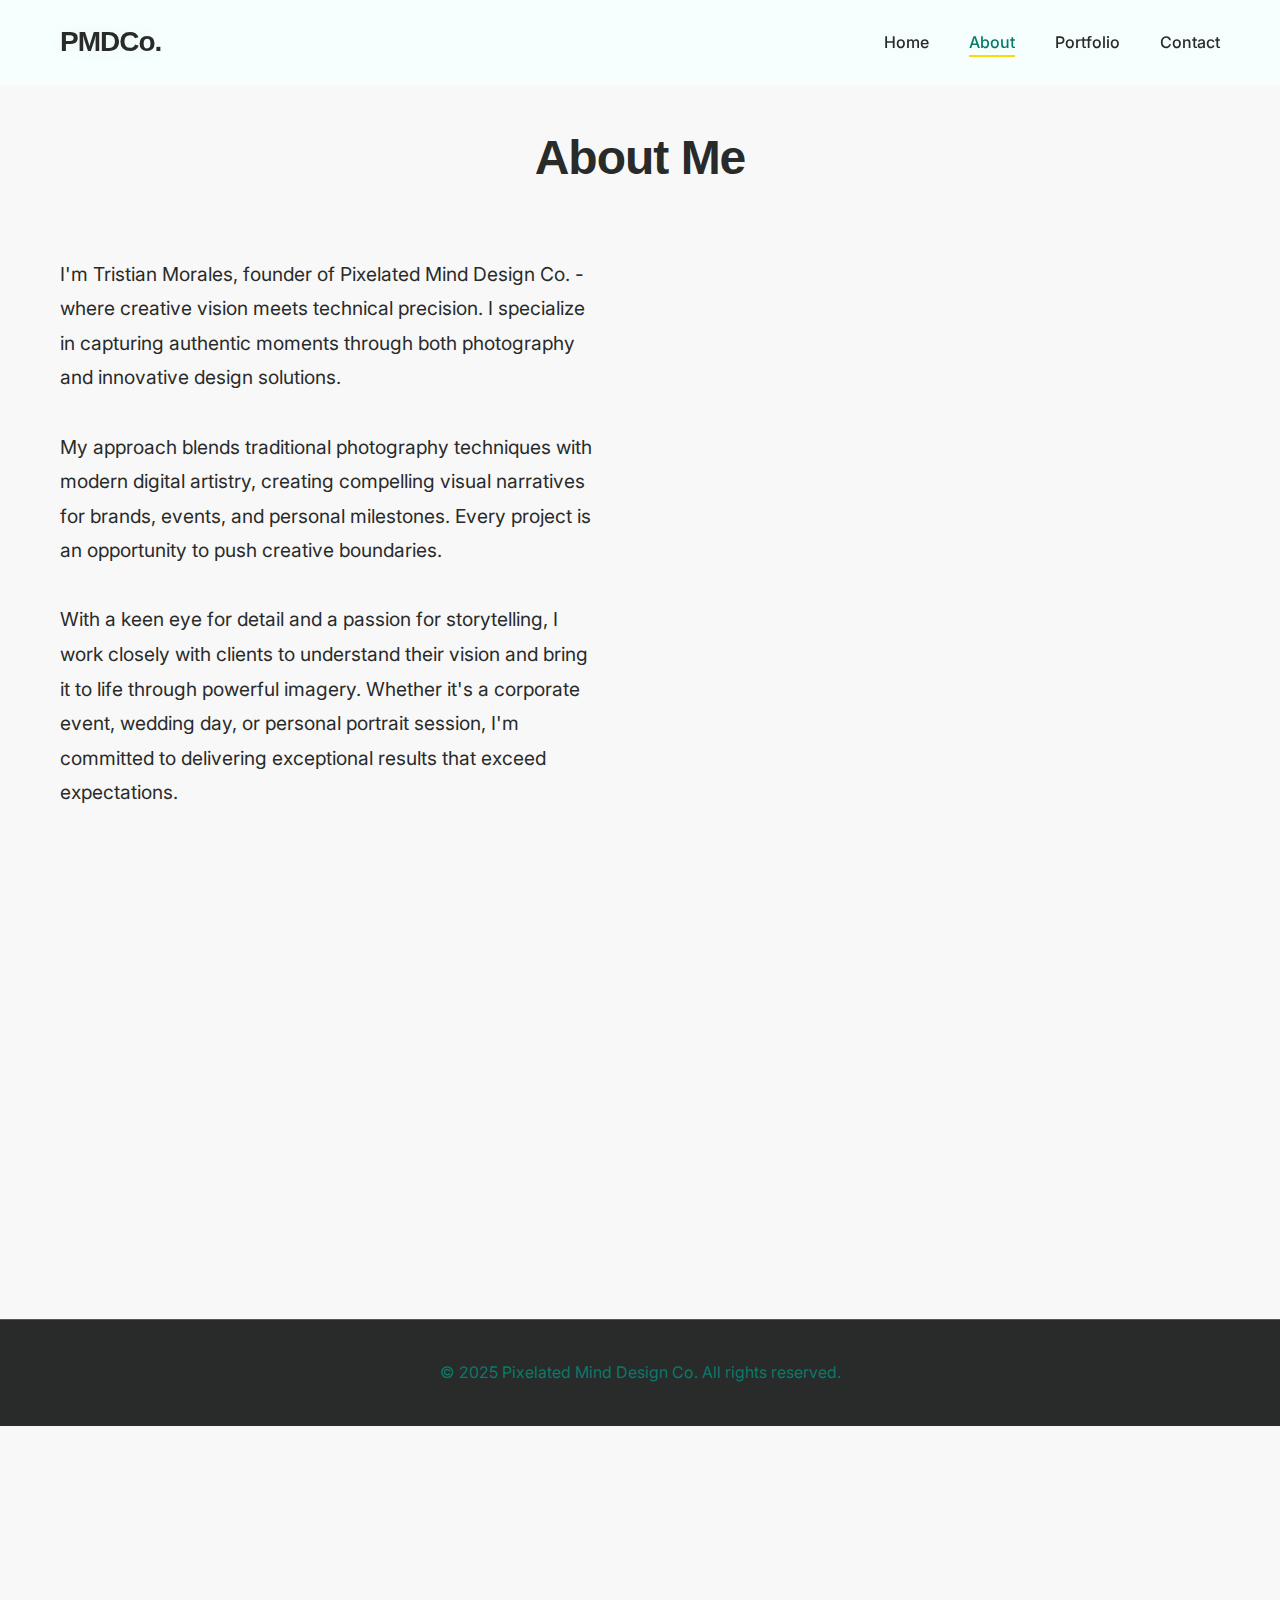
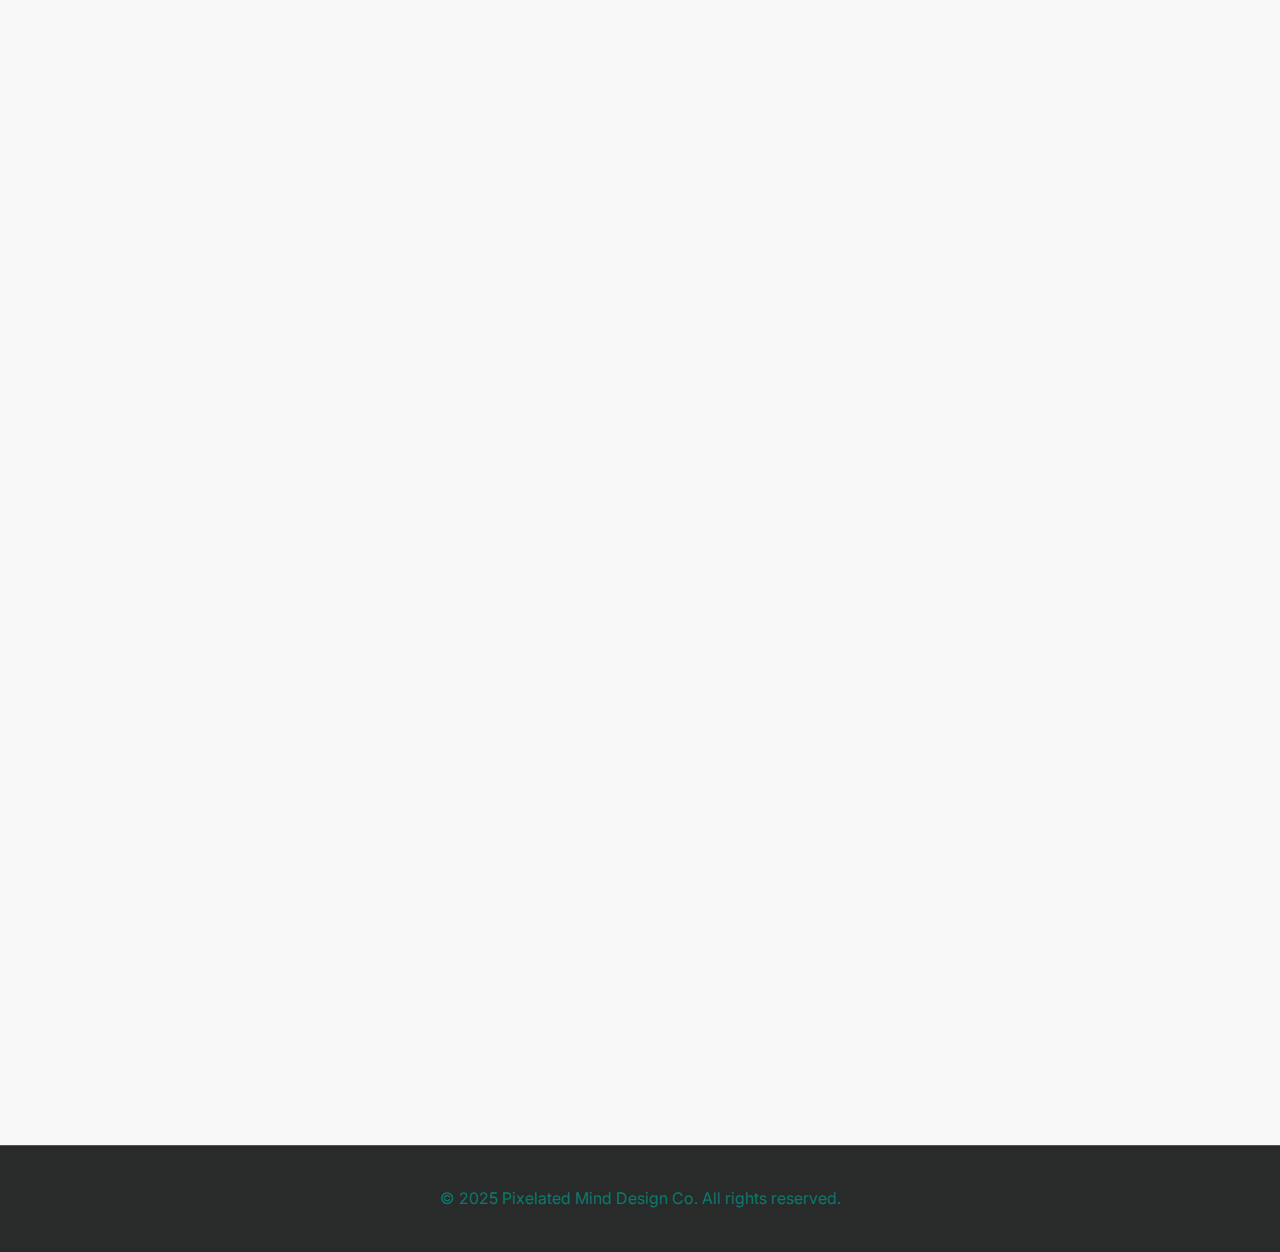
<file: about.html>
<!DOCTYPE html>
<html lang="en">
<head>
  <meta charset="UTF-8" />
  <meta name="viewport" content="width=device-width, initial-scale=1.0" />
  <title>About | Pixelated Mind Design Co.</title>
  <link rel="stylesheet" href="styles.css" />
  <link rel="stylesheet" href="styles.css?v=1.1">
  <script defer src="script.js"></script>
</head>
<body>
  <header id="header" role="banner">
    <div class="container">
      <div class="menu-toggle" id="mobile-menu">
        <span class="bar"></span>
        <span class="bar"></span>
        <span class="bar"></span>
      </div>
      <nav>
        <a href="index.html" class="logo">PMDCo.</a>
        <ul class="nav-links" id="nav-links">
          <li><a href="index.html">Home</a></li>
          <li><a href="about.html" class="active">About</a></li>
          <li><a href="portfolio.html">Portfolio</a></li>
          <li><a href="contact.html">Contact</a></li>
        </ul>
      </nav>
    </div>
  </header>

  <section class="about page-content">
    <div class="container">
      <h2 class="section-title fade-in">About Me</h2>
      <div class="about-content">
        <div class="about-text fade-in">
          <p>I'm Tristian Morales, founder of Pixelated Mind Design Co. - where creative vision meets technical precision. I specialize in capturing authentic moments through both photography and innovative design solutions.</p>
          <br>
          <p>My approach blends traditional photography techniques with modern digital artistry, creating compelling visual narratives for brands, events, and personal milestones. Every project is an opportunity to push creative boundaries.</p>
          <br>
          <p>With a keen eye for detail and a passion for storytelling, I work closely with clients to understand their vision and bring it to life through powerful imagery. Whether it's a corporate event, wedding day, or personal portrait session, I'm committed to delivering exceptional results that exceed expectations.</p>
        </div>
        <div class="about-image fade-in"></div>
      </div>
      
      <div class="skills-section fade-in">
        <h3>Specialties</h3>
        <div class="skills-grid">
          <div class="skill-item">
            <h4>Portrait Photography</h4>
            <p>Capturing authentic moments and genuine expressions</p>
          </div>
          <div class="skill-item">
            <h4>Event Photography</h4>
            <p>Documenting special occasions with artistic flair</p>
          </div>
          <div class="skill-item">
            <h4>Digital Design</h4>
            <p>Creative digital artistry and visual storytelling</p>
          </div>
          <div class="skill-item">
            <h4>Brand Photography</h4>
            <p>Professional imagery for businesses and marketing</p>
          </div>
        </div>
      </div>
    </div>
  </section>

  <footer>
    <div class="container">
      <p>&copy; 2025 Pixelated Mind Design Co. All rights reserved.</p>
    </div>
  </footer>
</body>
</html>
<!DOCTYPE html>
<html lang="en">
<head>
  <meta charset="UTF-8" />
  <meta name="viewport" content="width=device-width, initial-scale=1.0" />
  <title>About | Pixelated Mind Design Co.</title>
  <link rel="stylesheet" href="styles.css" />
  <script defer src="script.js"></script>
</head>
<body>
  <header id="header" role="banner">
    <div class="container">
      <div class="menu-toggle" id="mobile-menu">
        <span class="bar"></span>
        <span class="bar"></span>
        <span class="bar"></span>
      </div>
      <nav>
        <a href="index.html" class="logo">PMDCo.</a>
        <ul class="nav-links" id="nav-links">
          <li><a href="index.html">Home</a></li>
          <li><a href="about.html" class="active">About</a></li>
          <li><a href="portfolio.html">Portfolio</a></li>
          <li><a href="contact.html">Contact</a></li>
        </ul>
      </nav>
    </div>
  </header>

  <section class="about page-content">
    <div class="container">
      <h2 class="section-title fade-in">About Me</h2>
      <div class="about-content">
        <div class="about-text fade-in">
          <p>I'm Tristian Morales, founder of Pixelated Mind Design Co. - where creative vision meets technical precision. I specialize in capturing authentic moments through both photography and innovative design solutions.</p>
          <br>
          <p>My approach blends traditional photography techniques with modern digital artistry, creating compelling visual narratives for brands, events, and personal milestones. Every project is an opportunity to push creative boundaries.</p>
          <br>
          <p>With a keen eye for detail and a passion for storytelling, I work closely with clients to understand their vision and bring it to life through powerful imagery. Whether it's a corporate event, wedding day, or personal portrait session, I'm committed to delivering exceptional results that exceed expectations.</p>
        </div>
        <div class="about-image fade-in"></div>
      </div>
      
      <div class="skills-section fade-in">
        <h3>Specialties</h3>
        <div class="skills-grid">
          <div class="skill-item">
            <h4>Portrait Photography</h4>
            <p>Capturing authentic moments and genuine expressions</p>
          </div>
          <div class="skill-item">
            <h4>Event Photography</h4>
            <p>Documenting special occasions with artistic flair</p>
          </div>
          <div class="skill-item">
            <h4>Digital Design</h4>
            <p>Creative digital artistry and visual storytelling</p>
          </div>
          <div class="skill-item">
            <h4>Brand Photography</h4>
            <p>Professional imagery for businesses and marketing</p>
          </div>
        </div>
      </div>
    </div>
  </section>

  <footer>
    <div class="container">
      <p>&copy; 2025 Pixelated Mind Design Co. All rights reserved.</p>
    </div>
  </footer>
</body>
</html>
</file>
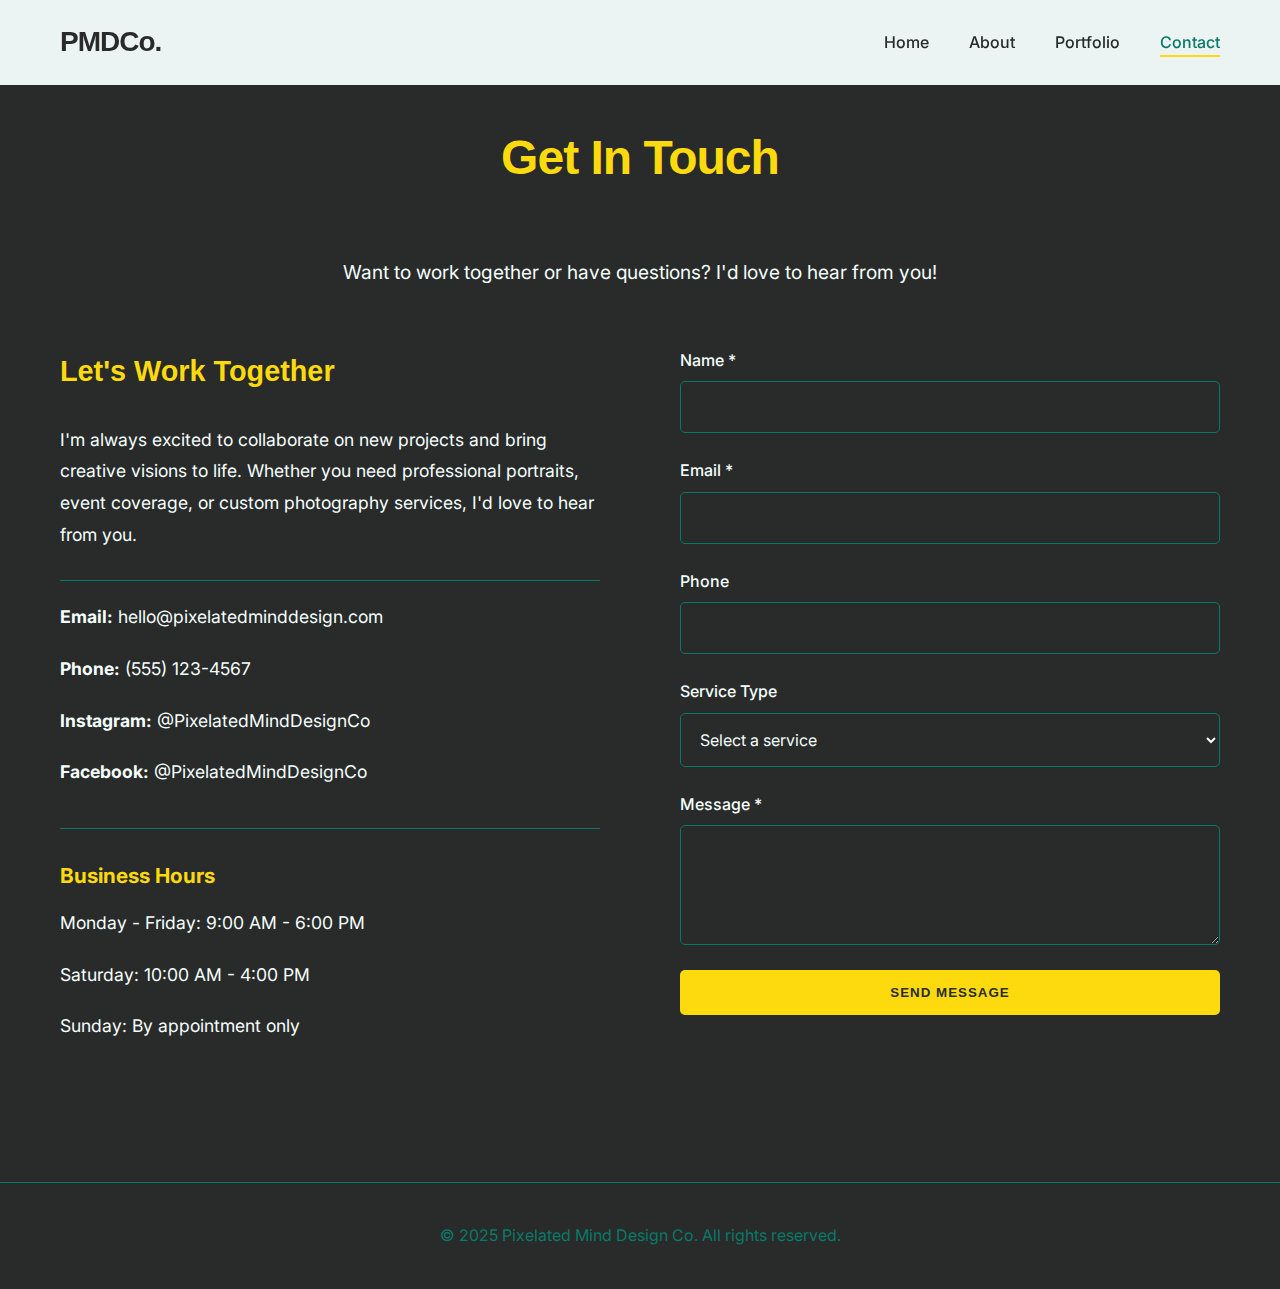
<file: contact.html>
<!DOCTYPE html>
<html lang="en">
<head>
  <meta charset="UTF-8" />
  <meta name="viewport" content="width=device-width, initial-scale=1.0" />
  <title>Contact | Pixelated Mind Design Co.</title>
  <link rel="stylesheet" href="styles.css" />
  <script defer src="script.js"></script>
</head>
<body>
  <header id="header" role="banner">
    <div class="container">
      <div class="menu-toggle" id="mobile-menu">
        <span class="bar"></span>
        <span class="bar"></span>
        <span class="bar"></span>
      </div>
      <nav>
        <a href="index.html" class="logo">PMDCo.</a>
        <ul class="nav-links" id="nav-links">
          <li><a href="index.html">Home</a></li>
          <li><a href="about.html">About</a></li>
          <li><a href="portfolio.html">Portfolio</a></li>
          <li><a href="contact.html" class="active">Contact</a></li>
        </ul>
      </nav>
    </div>
  </header>

  <section class="contact page-content">
    <div class="container">
      <h2 class="section-title fade-in">Get In Touch</h2>
      <p class="contact-intro fade-in">Want to work together or have questions? I'd love to hear from you!</p>

      <div class="contact-content">
        <div class="contact-info fade-in">
          <h3>Let's Work Together</h3>
          <p>I'm always excited to collaborate on new projects and bring creative visions to life. Whether you need professional portraits, event coverage, or custom photography services, I'd love to hear from you.</p>
          <div class="contact-details">
            <p><strong>Email:</strong> hello@pixelatedminddesign.com</p>
            <p><strong>Phone:</strong> (555) 123-4567</p>
            <p><strong>Instagram:</strong> @PixelatedMindDesignCo</p>
            <p><strong>Facebook:</strong> @PixelatedMindDesignCo</p>
          </div>
          
          <div class="business-hours">
            <h4>Business Hours</h4>
            <p>Monday - Friday: 9:00 AM - 6:00 PM</p>
            <p>Saturday: 10:00 AM - 4:00 PM</p>
            <p>Sunday: By appointment only</p>
          </div>
        </div>

        <form class="contact-form fade-in">
          <div class="form-group">
            <label for="name">Name *</label>
            <input type="text" id="name" name="name" required />
          </div>
          <div class="form-group">
            <label for="email">Email *</label>
            <input type="email" id="email" name="email" required />
          </div>
          <div class="form-group">
            <label for="phone">Phone</label>
            <input type="tel" id="phone" name="phone" />
          </div>
          <div class="form-group">
            <label for="service">Service Type</label>
            <select id="service" name="service">
              <option value="">Select a service</option>
              <option value="portrait">Portrait Photography</option>
              <option value="event">Event Photography</option>
              <option value="wedding">Wedding Photography</option>
              <option value="commercial">Commercial Photography</option>
              <option value="digital">Digital Art/Design</option>
              <option value="other">Other</option>
            </select>
          </div>
          <div class="form-group">
            <label for="message">Message *</label>
            <textarea id="message" name="message" rows="5" required></textarea>
          </div>
          <button type="submit" class="submit-btn">Send Message</button>
        </form>
      </div>
    </div>
  </section>

  <footer>
    <div class="container">
      <p>&copy; 2025 Pixelated Mind Design Co. All rights reserved.</p>
    </div>
  </footer>
</body>
</html>
</file>
<file: styles.css>
/* Import Google Fonts */
@import url('https://fonts.googleapis.com/css2?family=Inter:wght@300;400;500;700&display=swap');

/* CSS Reset */
* {
    margin: 0;
    padding: 0;
    box-sizing: border-box;
}

/* Base Styles */
body {
    font-family: 'Inter', 'Arial', sans-serif;
    line-height: 1.6;
    color: #282b2a;
    background-color: #f5fffd;
    overflow-x: hidden;
}

.container {
    max-width: 1200px;
    margin: 0 auto;
    padding: 0 20px;
}

/* Header Styles */
header {
    position: fixed;
    top: 0;
    left: 0;
    right: 0;
    background: rgba(245, 255, 253, 0.95);
    backdrop-filter: blur(10px);
    z-index: 1000;
    padding: 20px 0;
    transition: all 0.3s ease;
}

.header-scrolled {
    background: rgba(245, 255, 253, 0.98);
    box-shadow: 0 2px 20px rgba(40, 43, 42, 0.1);
    padding: 15px 0;
}

nav {
    display: flex;
    justify-content: space-between;
    align-items: center;
}

.logo {
    font-family: 'Impact', sans-serif;
    font-size: 28px;
    font-weight: bold;
    color: #282b2a;
    text-decoration: none;
    letter-spacing: -1px;
}

.nav-links {
    display: flex;
    list-style: none;
    gap: 40px;
}

.nav-links a {
    text-decoration: none;
    color: #282b2a;
    font-weight: 500;
    transition: color 0.3s ease;
    position: relative;
}

.nav-links a:hover,
.nav-links a.active {
    color: #097969;
}

.nav-links a::after {
    content: '';
    position: absolute;
    bottom: -5px;
    left: 0;
    width: 0;
    height: 2px;
    background: #fdda0d;
    transition: width 0.3s ease;
}

.nav-links a:hover::after,
.nav-links a.active::after {
    width: 100%;
}

/* Mobile Menu */
.menu-toggle {
    display: none;
    flex-direction: column;
    cursor: pointer;
    gap: 5px;
}

.menu-toggle .bar {
    width: 25px;
    height: 3px;
    background: #282b2a;
    transition: 0.3s;
}

/* Page Content Spacing */
.page-content {
    padding-top: 120px;
    min-height: 100vh;
}

/* Hero Section */
.hero {
    height: 100vh;
    display: flex;
    align-items: center;
    justify-content: center;
    background: linear-gradient(rgba(0, 0, 0, 0.4), rgba(0, 0, 0, 0.4)), 
                url("./images/peace2.jpg") center/cover;
    background-size: cover;
    background-position: center;
    background-repeat: no-repeat;
    text-align: center;
    color: rgb(255, 255, 255);
    position: relative;
}

.hero::before {
    content: '';
    position: absolute;
    top: 0;
    left: 0;
    right: 0;
    bottom: 0;
    background:rgba(0, 0, 0, 0.4); 
    z-index: 1;
}

.hero-content {
    position: relative;
    z-index: 2;
}

.hero-content {
    animation: fadeInUp 1s ease;
}

.hero h1 {
    font-family: 'Impact', sans-serif;
    font-size: clamp(3rem, 8vw, 6rem);
    font-weight: bold;
    margin-bottom: 20px;
    letter-spacing: -2px;
    color: #fdda0d;
    text-shadow: 2px 2px 4px rgba(0,0,0,0.5);
}

.hero p {
    font-size: 1.4rem;
    margin-bottom: 40px;
    opacity: 0.9;
    font-weight: 300;
}

.cta-button {
    display: inline-block;
    padding: 15px 40px;
    background: #fdda0d;
    color: #282b2a;
    text-decoration: none;
    border: 2px solid #fdda0d;
    font-weight: 700;
    transition: all 0.3s ease;
    text-transform: uppercase;
    letter-spacing: 1px;
    font-family: 'Impact', sans-serif;
    border-radius: 5px;
}

.cta-button:hover {
    background: #097969;
    border-color: #097969;
    color: #f5fffd;
    transform: translateY(-2px);
}

/* Section Titles */
.section-title {
    font-family: 'Impact', sans-serif;
    font-size: 3rem;
    font-weight: bold;
    margin-bottom: 60px;
    text-align: center;
    letter-spacing: -1px;
    color: #282b2a;
}

/* About Section */
.about {
    padding: 120px 0;
    background: #f8f8f8;
}

.about-content {
    display: grid;
    grid-template-columns: 1fr 1fr;
    gap: 80px;
    align-items: center;
    margin-bottom: 80px;
}

.about-text {
    font-size: 1.2rem;
    line-height: 1.8;
    color: #282b2a;
}

.about-image {
    width: 100%;
    height: 500px;
    background: url('https://images.unsplash.com/photo-1507003211169-0a1dd7228f2d?ixlib=rb-4.0.3&auto=format&fit=crop&w=800&q=80') center/cover;
    border-radius: 10px;
    filter: grayscale(100%);
    transition: filter 0.3s ease;
}

.about-image:hover {
    filter: grayscale(0%);
}

/* Skills Section */
.skills-section {
    margin-top: 80px;
}

.skills-section h3 {
    font-family: 'Impact', sans-serif;
    font-size: 2rem;
    color: #282b2a;
    margin-bottom: 40px;
    text-align: center;
}

.skills-grid {
    display: grid;
    grid-template-columns: repeat(auto-fit, minmax(250px, 1fr));
    gap: 30px;
}

.skill-item {
    background: white;
    padding: 30px;
    border-radius: 10px;
    text-align: center;
    box-shadow: 0 5px 15px rgba(0,0,0,0.1);
    transition: transform 0.3s ease;
}

.skill-item:hover {
    transform: translateY(-5px);
}

.skill-item h4 {
    font-size: 1.3rem;
    color: #097969;
    margin-bottom: 15px;
}

.skill-item p {
    color: #666;
    line-height: 1.6;
}

/* Gallery Section */
.gallery {
    padding: 120px 0;
}

.portfolio-intro {
    text-align: center;
    font-size: 1.2rem;
    margin-bottom: 60px;
    color: #666;
}

.portfolio-filters {
    display: flex;
    justify-content: center;
    gap: 20px;
    margin-bottom: 60px;
    flex-wrap: wrap;
}

.filter-btn {
    padding: 10px 20px;
    background: transparent;
    border: 2px solid #282b2a;
    color: #282b2a;
    cursor: pointer;
    transition: all 0.3s ease;
    font-weight: 500;
    border-radius: 5px;
}

.filter-btn:hover,
.filter-btn.active {
    background: #097969;
    border-color: #097969;
    color: white;
}

.gallery-grid {
    display: grid;
    grid-template-columns: repeat(auto-fit, minmax(350px, 1fr));
    gap: 30px;
    margin-top: 60px;
}

.gallery-item {
    aspect-ratio: 4/3;
    overflow: hidden;
    border-radius: 10px;
    position: relative;
    cursor: pointer;
    transition: transform 0.3s ease;
}

.gallery-item:hover {
    transform: scale(1.05);
}

.gallery-item img {
    width: 100%;
    height: 100%;
    object-fit: cover;
    filter: grayscale(100%);
    transition: filter 0.3s ease;
}

.gallery-item:hover img {
    filter: grayscale(0%);
}

.gallery-overlay {
    position: absolute;
    top: 0;
    left: 0;
    right: 0;
    bottom: 0;
    background: rgba(0, 0, 0, 0.7);
    display: flex;
    align-items: center;
    justify-content: center;
    flex-direction: column;
    opacity: 0;
    transition: opacity 0.3s ease;
}

.gallery-item:hover .gallery-overlay {
    opacity: 1;
}

.gallery-overlay h3 {
    color: #fdda0d;
    font-size: 1.5rem;
    font-weight: 700;
    margin-bottom: 10px;
}

.gallery-overlay p {
    color: white;
    font-size: 1rem;
    opacity: 0.9;
}

.gallery-cta {
    text-align: center;
    margin-top: 60px;
}

/* Contact Section */
.contact {
    padding: 120px 0;
    background: #282b2a;
    color: #f5fffd;
}

.contact .section-title {
    color: #fdda0d;
}

.contact-intro {
    text-align: center;
    font-size: 1.2rem;
    margin-bottom: 60px;
    color: #f5fffd;
}

.contact-content {
    display: grid;
    grid-template-columns: 1fr 1fr;
    gap: 80px;
    margin-top: 60px;
}

.contact-info h3 {
    font-family: 'Impact', sans-serif;
    font-size: 1.8rem;
    margin-bottom: 30px;
    color: #fdda0d;
}

.contact-info p {
    font-size: 1.1rem;
    line-height: 1.8;
    color: #f5fffd;
    margin-bottom: 20px;
}

.contact-details {
    margin: 30px 0;
    padding: 20px 0;
    border-top: 1px solid #097969;
    border-bottom: 1px solid #097969;
}

.business-hours {
    margin-top: 30px;
}

.business-hours h4 {
    font-size: 1.3rem;
    color: #fdda0d;
    margin-bottom: 15px;
}

.contact-form {
    display: flex;
    flex-direction: column;
    gap: 25px;
}

.form-group {
    display: flex;
    flex-direction: column;
}

.form-group label {
    margin-bottom: 8px;
    font-weight: 500;
    color: #f5fffd;
}

.form-group input,
.form-group textarea,
.form-group select {
    padding: 15px;
    border: 1px solid #097969;
    background: transparent;
    color: #f5fffd;
    font-size: 1rem;
    border-radius: 5px;
    transition: border-color 0.3s ease;
    font-family: inherit;
}

.form-group input:focus,
.form-group textarea:focus,
.form-group select:focus {
    outline: none;
    border-color: #fdda0d;
}

.form-group textarea {
    height: 120px;
    resize: vertical;
}

.form-group select option {
    background: #282b2a;
    color: #f5fffd;
}

.submit-btn {
    padding: 15px 40px;
    background: #fdda0d;
    color: #282b2a;
    border: none;
    font-weight: 700;
    cursor: pointer;
    transition: all 0.3s ease;
    text-transform: uppercase;
    letter-spacing: 1px;
    font-family: 'Impact', sans-serif;
    border-radius: 5px;
}

.submit-btn:hover {
    background: #097969;
    color: #f5fffd;
    transform: translateY(-2px);
}

/* Footer */
footer {
    padding: 40px 0;
    background: #282b2a;
    color: #097969;
    text-align: center;
    border-top: 1px solid #097969;
}

/* Animations */
@keyframes fadeInUp {
    from {
        opacity: 0;
        transform: translateY(50px);
    }
    to {
        opacity: 1;
        transform: translateY(0);
    }
}

.fade-in {
    opacity: 0;
    transform: translateY(50px);
    transition: all 0.8s ease;
}

.fade-in.visible {
    opacity: 1;
    transform: translateY(0);
}

/* Mobile Responsive */
@media (max-width: 768px) {
    .menu-toggle {
        display: flex;
    }
    
    .nav-links {
        display: none;
        flex-direction: column;
        position: absolute;
        top: 100%;
        left: 0;
        right: 0;
        background: rgba(245, 255, 253, 0.98);
        padding: 20px;
        box-shadow: 0 2px 10px rgba(0,0,0,0.1);
        gap: 20px;
    }
    
    .nav-links.active {
        display: flex;
    }

    .hero h1 {
        font-size: 3rem;
    }

    .hero p {
        font-size: 1.2rem;
    }

    .about-content,
    .contact-content {
        grid-template-columns: 1fr;
        gap: 40px;
    }

    .gallery-grid {
        grid-template-columns: 1fr;
    }
    
    .skills-grid {
        grid-template-columns: 1fr;
    }

    .section-title {
        font-size: 2.5rem;
    }
    
    .portfolio-filters {
        gap: 10px;
    }
    
    .filter-btn {
        padding: 8px 15px;
        font-size: 0.9rem;
    }
    
    .page-content {
        padding-top: 100px;
    }
}

@media (max-width: 480px) {
    .container {
        padding: 0 15px;
    }
    
    .hero h1 {
        font-size: 2.5rem;
    }
    
    .section-title {
        font-size: 2rem;
    }
    
    .about-text,
    .portfolio-intro,
    .contact-intro {
        font-size: 1rem;
    }
}

/* Hidden class for filtering */
.gallery-item.hidden {
    display: none;
}
</file>
